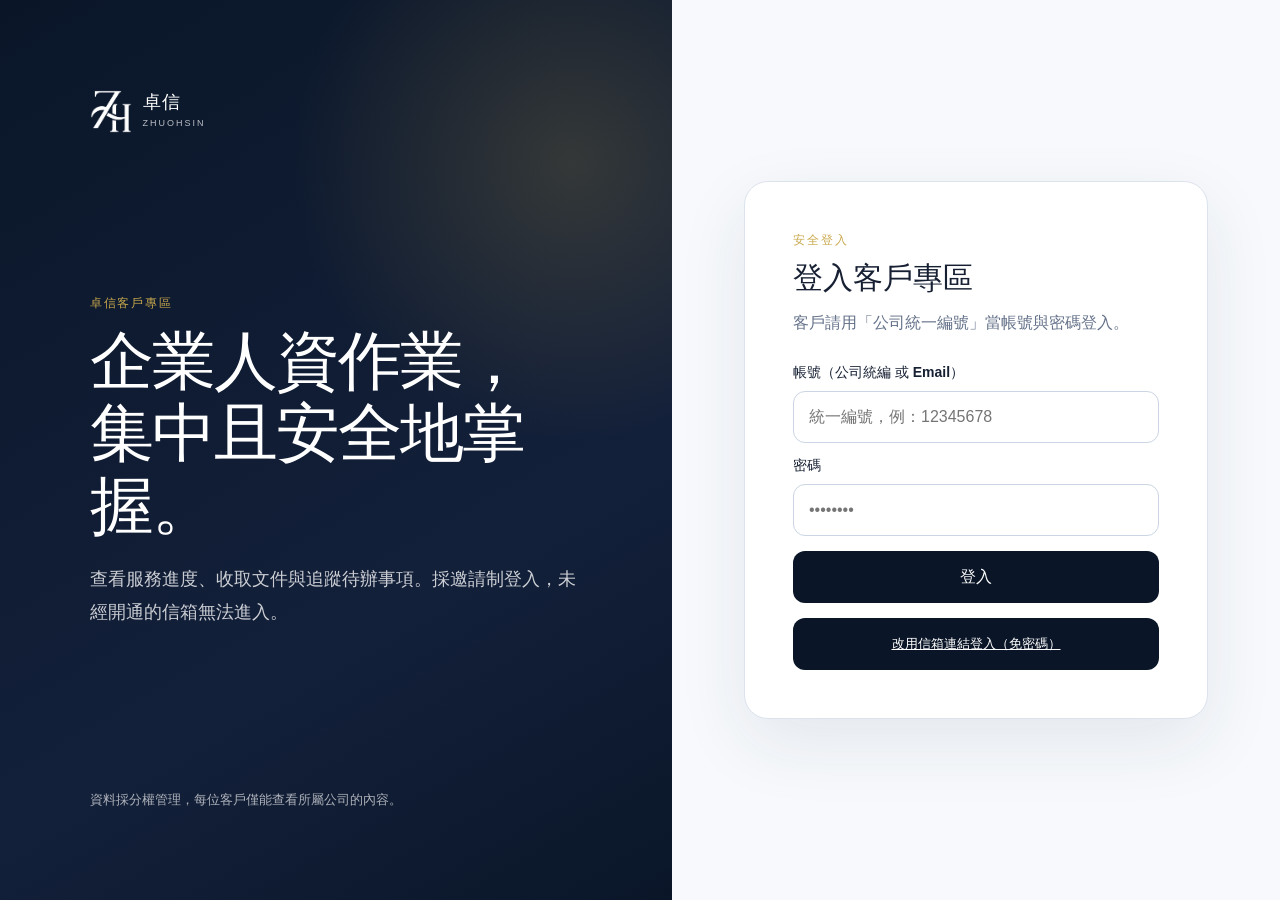
<file: index.html>
<!doctype html>
<html lang="zh-Hant">
  <head>
    <meta charset="UTF-8" />
    <meta name="viewport" content="width=device-width, initial-scale=1.0" />
    <meta name="description" content="卓信人資整合有限公司客戶專區" />
    <meta name="robots" content="noindex, nofollow" />
    <link rel="icon" type="image/png" href="/favicon.png" />
    <title>卓信客戶專區</title>
    <script type="module" crossorigin src="/assets/index-C1s0cuoc.js"></script>
    <link rel="stylesheet" crossorigin href="/assets/index-M_2NtEwz.css">
  </head>
  <body>
    <div id="root"></div>
  </body>
</html>
</file>
<file: assets/index-M_2NtEwz.css>
.pv{--gold: #C9A84C;--gold-d: #7a5f2c;--navy: #0A1628;--ink: #2b2b2b;--mut: #6b6b6b;--soft: #faf6ee;--line: #e6dcc6;--hl: #fff4d6;max-width:1080px;margin:0 auto;padding:0 24px 64px;color:var(--ink);font-family:-apple-system,PingFang TC,Noto Sans TC,Microsoft JhengHei,sans-serif;line-height:1.75}.pv-topbar{display:flex;justify-content:space-between;align-items:center;gap:16px;padding:26px 0;border-bottom:1px solid var(--line);flex-wrap:wrap}.pv-brand{display:flex;align-items:center;gap:12px}.pv-mark{width:44px;height:44px;border-radius:10px;background:#fff;padding:5px;border:1px solid #eee;display:grid;place-items:center}.pv-mark img{width:100%;height:100%;object-fit:contain}.pv-brand strong{display:block;font-size:17px;color:var(--navy);letter-spacing:.5px}.pv-brand small{display:block;font-size:10px;color:var(--gold);letter-spacing:2px}.pv-docmeta{text-align:right;display:flex;flex-direction:column;gap:2px}.pv-docmeta span{font-size:12px;color:var(--mut);letter-spacing:.5px}.pv-hero{display:grid;grid-template-columns:1.6fr 1fr;gap:32px;padding:48px 0 40px;align-items:center}.pv-eyebrow{font-size:12px;letter-spacing:3px;color:var(--gold);font-weight:600;margin-bottom:16px}.pv-client{font-size:15px;color:var(--mut);margin-bottom:8px}.pv-hero h1{font-size:40px;line-height:1.25;color:var(--navy);font-weight:800;margin-bottom:18px}.pv-lead{font-size:15px;color:#444;max-width:52ch}.pv-promise{background:var(--navy);color:#f4ecd8;border-radius:16px;padding:26px 24px}.pv-promise span{font-size:11px;letter-spacing:2px;color:var(--gold)}.pv-promise strong{display:block;font-size:18px;line-height:1.6;margin:12px 0 18px;font-weight:600}.pv-promise-points{display:flex;flex-wrap:wrap;gap:8px}.pv-promise-points span{font-size:12px;padding:5px 12px;border:1px solid rgba(244,227,184,.35);border-radius:999px;letter-spacing:1px}.pv-context{display:grid;grid-template-columns:repeat(3,1fr);gap:1px;background:var(--line);border:1px solid var(--line);border-radius:14px;overflow:hidden;margin-bottom:8px}.pv-context>div{background:var(--soft);padding:20px 22px}.pv-context span{font-size:12px;color:var(--gold);letter-spacing:1px}.pv-context strong{display:block;font-size:16px;color:var(--navy);margin:6px 0}.pv-context small{font-size:12px;color:var(--mut);line-height:1.6}.pv-block{padding:44px 0;border-bottom:1px solid var(--line)}.pv-no{font-size:12px;letter-spacing:2px;color:var(--gold);font-weight:600;margin-bottom:14px}.pv-block h2{font-size:24px;color:var(--navy);font-weight:700;margin-bottom:14px}.pv-body{font-size:15px;color:#444;max-width:68ch}.pv-scope-head{display:flex;align-items:baseline;gap:14px;flex-wrap:wrap;margin-bottom:22px}.pv-timing{font-size:12px;color:var(--gold-d);background:var(--hl);padding:4px 12px;border-radius:999px}.pv-scope-grid{display:grid;grid-template-columns:repeat(auto-fit,minmax(280px,1fr));gap:16px}.pv-scope-grid article{display:flex;gap:14px;padding:18px;border:1px solid var(--line);border-radius:12px;background:#fff}.pv-scope-grid b{font-size:20px;color:var(--gold);font-weight:700}.pv-scope-grid h3{font-size:15px;color:var(--navy);margin-bottom:4px}.pv-scope-grid p{font-size:13px;color:var(--mut)}.pv-setupbar{display:flex;align-items:center;gap:20px;flex-wrap:wrap;background:var(--soft);border:1px solid var(--line);border-radius:14px;padding:20px 24px;margin-bottom:24px}.pv-setupbar span{font-size:13px;color:var(--mut)}.pv-setupbar strong{display:block;font-size:24px;color:var(--navy);font-weight:800}.pv-setupbar p{font-size:13px;color:var(--mut);flex:1;min-width:240px}.pv-plans{display:grid;grid-template-columns:repeat(3,1fr);gap:16px}.pv-plan{position:relative;display:flex;flex-direction:column;border:1.5px solid var(--line);border-radius:16px;padding:24px 20px;background:#fff;cursor:pointer;transition:border-color .15s,box-shadow .15s,transform .15s}.pv-plan:hover{border-color:var(--gold);transform:translateY(-2px)}.pv-plan.is-rec{border-color:var(--gold)}.pv-plan.is-sel{border-color:var(--navy);box-shadow:0 8px 30px #0d1b3a24}.pv-plan input{position:absolute;opacity:0;pointer-events:none}.pv-rec-tag{position:absolute;top:-11px;left:20px;background:var(--gold);color:#fff;font-size:11px;letter-spacing:1px;padding:3px 12px;border-radius:999px}.pv-plan-name{font-size:16px;font-weight:700;color:var(--navy)}.pv-plan-fit{font-size:12px;color:var(--mut);margin-top:4px}.pv-plan-extra{font-size:11px;color:var(--gold-d);background:var(--hl);padding:4px 8px;border-radius:6px;margin-top:8px}.pv-plan-price{font-size:30px;color:var(--navy);font-weight:800;margin:14px 0 8px}.pv-plan-price small{font-size:14px;font-weight:600}.pv-plan-price em{font-size:14px;font-style:normal;color:var(--mut);font-weight:500}.pv-plan-summary{font-size:13px;color:#555;margin-bottom:14px}.pv-included{background:var(--soft);border-radius:10px;padding:12px 14px;margin-bottom:12px}.pv-included>strong{font-size:12px;color:var(--gold-d)}.pv-included-sub{margin-top:8px}.pv-included-sub>b{font-size:12px;color:var(--navy)}.pv-included-sub ul,.pv-plan-features{list-style:none;margin:6px 0 0;padding:0}.pv-included-sub li,.pv-plan-features li{padding:5px 0;border-top:1px dashed var(--line)}.pv-included-sub li b,.pv-plan-features li b{display:block;font-size:13px;color:var(--ink)}.pv-included-sub li span,.pv-plan-features li span{font-size:12px;color:var(--mut)}.pv-plan-features{margin-bottom:12px}.pv-plan-features li.is-benefit b{color:var(--gold-d)}.pv-plan-addons{margin-top:auto;padding-top:12px;border-top:1px solid var(--line)}.pv-plan-addons strong{font-size:12px;color:var(--mut);display:block;margin-bottom:6px}.pv-plan-addons span{display:block;font-size:12px;color:#555;padding:2px 0}.pv-plan-action{margin-top:16px;text-align:center;font-size:13px;font-weight:600;padding:10px;border-radius:10px;background:var(--soft);color:var(--navy)}.pv-plan.is-sel .pv-plan-action{background:var(--navy);color:#f4e3b8}.pv-tax{font-size:12px;color:var(--mut);margin-top:16px}.pv-addons{margin-top:40px}.pv-addon-grid{display:grid;grid-template-columns:repeat(auto-fit,minmax(240px,1fr));gap:14px}.pv-addon-grid article{border:1px solid var(--line);border-radius:12px;padding:16px 18px;background:#fff}.pv-addon-grid strong{display:block;font-size:14px;color:var(--navy)}.pv-addon-grid article>div span{font-size:12px;color:var(--mut)}.pv-addon-grid b{display:block;font-size:16px;color:var(--gold-d);margin-top:8px}.pv-addon-grid small{display:block;font-size:11px;color:var(--mut);margin-top:4px}.pv-addon-note{font-size:12px;color:var(--mut);margin-top:12px}.pv-value-grid{display:grid;grid-template-columns:repeat(auto-fit,minmax(240px,1fr));gap:16px}.pv-value-grid article{border-left:3px solid var(--gold);padding:6px 0 6px 16px}.pv-value-grid strong{display:block;font-size:15px;color:var(--navy);margin-bottom:6px}.pv-value-grid p{font-size:13px;color:#555}.pv-notes{list-style:none;padding:0;margin:0}.pv-notes li{font-size:13px;color:var(--mut);padding:8px 0 8px 20px;position:relative}.pv-notes li:before{content:"·";position:absolute;left:6px;color:var(--gold);font-weight:700}.pv-footer{display:flex;justify-content:space-between;align-items:center;gap:16px;padding:28px 0;flex-wrap:wrap}.pv-footer strong{display:block;font-size:14px;color:var(--navy)}.pv-footer span{font-size:12px;color:var(--gold)}.pv-footer p{font-size:12px;color:var(--mut)}@media(max-width:760px){.pv-hero{grid-template-columns:1fr}.pv-hero h1{font-size:30px}.pv-context,.pv-plans{grid-template-columns:1fr}}.shared-msg{min-height:100vh;display:grid;place-items:center;background:#f5f7fb;padding:24px}.shared-msg .spinner{width:42px;height:42px;border:4px solid #e6dcc6;border-top-color:#c9a84c;border-radius:50%;animation:spin .8s linear infinite}.shared-card{max-width:440px;text-align:center;background:#fff;border:1px solid #e6dcc6;border-radius:20px;padding:40px 32px;box-shadow:0 20px 60px #0a162814}.shared-mark{width:54px;height:54px;display:inline-grid;place-items:center;margin-bottom:16px}.shared-mark img{width:100%;height:100%;object-fit:contain}.shared-card h1{font-size:22px;color:#0a1628;margin-bottom:12px}.shared-card p{font-size:14px;color:#6b6b6b;line-height:1.8;margin-bottom:20px}.shared-home{display:inline-block;background:#0a1628;color:#fff;padding:10px 20px;border-radius:10px;text-decoration:none;font-size:14px}.pb{display:grid;grid-template-columns:380px 1fr;min-height:100vh;font-family:-apple-system,PingFang TC,Noto Sans TC,sans-serif}.pb-form{background:#0d1b3a;color:#e9e4d6;padding:22px 20px 60px;overflow-y:auto;max-height:100vh}.pb-head{display:flex;align-items:center;gap:12px;margin-bottom:20px}.pb-mark{width:40px;height:40px;border-radius:9px;background:#9a7b3f;color:#fff;display:grid;place-items:center;font-size:20px;font-weight:700}.pb-head strong{display:block;font-size:16px}.pb-head small{display:block;font-size:11px;color:#9a7b3f}.pb-form fieldset{border:1px solid rgba(154,123,63,.35);border-radius:12px;padding:14px;margin-bottom:14px}.pb-form legend{font-size:12px;color:#d9c9a3;padding:0 8px;letter-spacing:1px}.pb-form label{display:block;font-size:12px;color:#cfc8b6;margin-bottom:10px}.pb-form input,.pb-form textarea{width:100%;margin-top:4px;padding:8px 10px;border-radius:8px;border:1px solid rgba(255,255,255,.15);background:#ffffff0f;color:#fff;font-size:13px;font-family:inherit;box-sizing:border-box}.pb-form input::placeholder,.pb-form textarea::placeholder{color:#ffffff59}.pb-form input:focus,.pb-form textarea:focus{outline:none;border-color:#9a7b3f}.pb-row{display:grid;grid-template-columns:1fr 1fr;gap:10px}.pb-ctx{margin-bottom:12px}.pb-ctx b{font-size:12px;color:#9a7b3f;display:block;margin-bottom:4px}.pb-ctx input{margin-bottom:6px}.pb-plans{margin-top:6px}.pb-plans>b{font-size:12px;color:#9a7b3f;display:block;margin-bottom:8px}.pb-check{display:flex;align-items:center;gap:8px;font-size:13px;color:#e9e4d6}.pb-check input{width:auto;margin:0}.pb-hint{font-size:11px;color:#b3ab97;line-height:1.6}.pb-hint code{background:#ffffff1a;padding:1px 5px;border-radius:4px;color:#f0e6cd}.pb-export{font-family:ui-monospace,monospace;font-size:11px}.pb-preview{background:#f5f7fb;overflow-y:auto;max-height:100vh}@media(max-width:900px){.pb{grid-template-columns:1fr}.pb-form,.pb-preview{max-height:none}}.pb-mark img{width:100%;height:100%;object-fit:contain}.pb-mark{background:transparent!important}.pb-actions{margin-bottom:16px;padding:12px 14px;background:#c9a84c1f;border:1px solid rgba(201,168,76,.4);border-radius:12px}.pb-save{width:100%;background:#c9a84c;color:#0a1628;border:none;padding:11px;border-radius:9px;font-size:14px;font-weight:700;cursor:pointer}.pb-save:disabled{opacity:.6}.pb-back{display:inline-block;margin-top:10px;color:#d9c9a3;font-size:13px;text-decoration:none}.pb-savemsg{margin:10px 0 0;font-size:12.5px;color:#f0e6cd;line-height:1.6}.pb-expiry{display:block;font-size:12px;color:#d9c9a3;margin-bottom:10px}.pb-expiry input{width:70px;margin-left:8px;padding:5px 8px;border-radius:7px;border:1px solid rgba(255,255,255,.2);background:#ffffff14;color:#fff}.pb-sharebox{display:flex;gap:6px;margin-top:10px}.pb-sharebox input{flex:1;font-size:11px;padding:8px;border-radius:7px;border:1px solid rgba(201,168,76,.5);background:#ffffff14;color:#f0e6cd}.pb-sharebox button{background:#c9a84c;color:#0a1628;border:none;padding:8px 12px;border-radius:7px;font-size:12px;font-weight:700;cursor:pointer}.legal{--navy: #0A1628;--gold: #C9A84C;--ink: #23303f;--mut: #6b7684;--line: #e7e2d4;max-width:860px;margin:0 auto;padding:0 22px 72px;color:var(--ink);font-family:-apple-system,PingFang TC,Noto Sans TC,sans-serif;line-height:1.85}.legal-top{display:flex;justify-content:space-between;align-items:center;padding:22px 0;border-bottom:1px solid var(--line)}.legal-brand{display:flex;align-items:center;gap:10px;text-decoration:none}.legal-mark{width:40px;height:40px;border-radius:10px;background:#fff;padding:4px;display:grid;place-items:center;box-shadow:0 4px 14px #0a16281a}.legal-mark img{width:100%;height:100%;object-fit:contain}.legal-brand strong{display:block;color:var(--navy);font-size:16px}.legal-brand small{display:block;color:var(--gold);font-size:10px;letter-spacing:2px}.legal-back{color:var(--navy);font-size:14px;text-decoration:none}.legal-back:hover{color:var(--gold)}.legal-body{padding:40px 0}.legal-eyebrow{font-size:12px;letter-spacing:3px;color:var(--gold);font-weight:600}.legal-body h1{font-size:32px;color:var(--navy);font-weight:800;margin:10px 0 20px}.legal-disclaimer{background:#fff8e6;border:1px solid #f0e0b0;border-radius:10px;padding:12px 16px;font-size:13px;color:#7a5f2c;margin-bottom:24px}.legal-lead{font-size:15px;color:#3a4655;margin-bottom:8px}.legal-sec{padding:22px 0;border-top:1px solid var(--line)}.legal-sec h2{font-size:18px;color:var(--navy);font-weight:700;margin-bottom:10px}.legal-sec p{font-size:14.5px;margin-bottom:8px}.legal-sec ul{margin:6px 0;padding-left:20px}.legal-sec li{font-size:14.5px;padding:3px 0}.legal-sec b{color:var(--navy)}.legal-sec a{color:var(--gold);font-weight:600}.legal-footer{text-align:center;font-size:13px;color:var(--mut);padding:24px 0;border-top:1px solid var(--line)}.legal-footer a{color:var(--navy);text-decoration:none}.legal-footer a:hover{color:var(--gold)}@media(max-width:640px){.legal-body h1{font-size:26px}}:root{font-family:Inter,Noto Sans TC,PingFang TC,Microsoft JhengHei,sans-serif;color:#172033;background:#f5f7fb;font-synthesis:none;text-rendering:optimizeLegibility;--blue: #0A1628;--blue-dark: #0A1628;--blue-pale: #eef1f6;--gold: #C9A84C;--ink: #172033;--muted: #65728a;--line: #dce3ed;--white: #fff;--green: #147a55}*{box-sizing:border-box}body{margin:0;min-width:320px;min-height:100vh;background:#f5f7fb}button,input{font:inherit}button,a{-webkit-tap-highlight-color:transparent}.brand{display:inline-flex;align-items:center;gap:11px;color:inherit;text-decoration:none}.brand-mark{display:grid;place-items:center;width:42px;height:42px;border-radius:12px;background:#fff;padding:5px;box-shadow:0 8px 22px #0a16281f}.brand-mark img{width:100%;height:100%;object-fit:contain;display:block}.brand strong,.brand small{display:block}.brand strong{font-size:18px;letter-spacing:.1em}.brand small{margin-top:2px;color:#6d7890;font-size:9px;letter-spacing:.22em}.center-shell{min-height:100vh;display:grid;place-items:center;padding:24px;background:radial-gradient(circle at 18% 12%,rgba(201,168,76,.1),transparent 32%),#f5f7fb}.status-card{width:min(620px,100%);padding:clamp(28px,6vw,54px);border:1px solid var(--line);border-radius:28px;background:#fffffff0;box-shadow:0 24px 70px #1c2f4e1a}.status-card .brand{margin-bottom:44px}.status-card h1{margin:10px 0 14px;font-size:clamp(28px,5vw,42px);line-height:1.25}.status-card p{margin:0;color:var(--muted);line-height:1.8}.login-layout{min-height:100vh;display:grid;grid-template-columns:minmax(0,1.05fr) minmax(420px,.95fr)}.login-intro{display:flex;flex-direction:column;justify-content:space-between;min-height:100vh;padding:clamp(34px,7vw,90px);color:#fff;background:radial-gradient(circle at 85% 18%,rgba(201,168,76,.2),transparent 30%),linear-gradient(150deg,#0a1628,#13203a 65%,#0a1628)}.login-intro .brand{color:#fff}.login-intro .brand-mark{background:transparent;box-shadow:none;padding:0}.login-intro .brand small{color:#ffffffb8}.login-intro h1{max-width:670px;margin:13px 0 20px;font-size:clamp(40px,5vw,68px);line-height:1.14;letter-spacing:-.03em}.login-intro p{max-width:610px;margin:0;color:#ffffffc7;font-size:18px;line-height:1.8}.login-intro small{color:#ffffffa8;line-height:1.6}.login-panel{display:grid;place-items:center;padding:clamp(24px,6vw,72px);background:#f7f9fc}.login-card{width:min(470px,100%);padding:clamp(28px,5vw,48px);border:1px solid var(--line);border-radius:24px;background:#fff;box-shadow:0 24px 70px #1f335217}.login-card h2{margin:9px 0 10px;font-size:30px}.login-card>p{margin:0 0 28px;color:var(--muted);line-height:1.7}.login-card label{display:block;margin-bottom:9px;font-size:14px;font-weight:700}.login-card input{width:100%;min-height:52px;padding:0 15px;border:1px solid #cbd5e3;border-radius:12px;background:#fff;color:var(--ink);outline:none}.login-card input:focus{border-color:var(--gold);box-shadow:0 0 0 4px #c9a84c29}.login-card button{width:100%;min-height:52px;margin-top:15px;border:0;border-radius:12px;background:var(--blue);color:#fff;font-weight:800;cursor:pointer}.login-card button:disabled{opacity:.65;cursor:wait}.login-card .form-message{margin:15px 0 0;color:var(--blue-dark);font-size:14px}.eyebrow{color:var(--gold);font-size:12px;font-weight:800;letter-spacing:.16em;text-transform:uppercase}.login-intro .eyebrow{color:var(--gold)}.spinner{width:42px;height:42px;border:4px solid #dbe7f7;border-top-color:var(--blue);border-radius:50%;animation:spin .8s linear infinite}@keyframes spin{to{transform:rotate(360deg)}}.app-shell{min-height:100vh}.topbar{position:sticky;top:0;z-index:5;display:flex;align-items:center;justify-content:space-between;min-height:76px;padding:14px clamp(20px,5vw,72px);border-bottom:1px solid rgba(210,219,232,.86);background:#ffffffeb;-webkit-backdrop-filter:blur(14px);backdrop-filter:blur(14px)}.account-actions{display:flex;align-items:center;gap:16px;color:var(--muted);font-size:14px}.text-button{padding:8px 12px;border:1px solid var(--line);border-radius:9px;background:#fff;color:var(--blue-dark);cursor:pointer}.dashboard{width:min(1180px,calc(100% - 40px));margin:0 auto;padding:54px 0 72px}.welcome-row{display:flex;align-items:flex-start;justify-content:space-between;gap:24px;margin-bottom:30px}.welcome-row h1{margin:8px 0;font-size:clamp(31px,5vw,46px);letter-spacing:-.025em}.welcome-row p{margin:0;color:var(--muted)}.status-pill{flex:0 0 auto;padding:9px 14px;border-radius:999px;background:#e5f7ef;color:var(--green);font-size:13px;font-weight:800}.notice{margin-bottom:22px;padding:14px 16px;border:1px solid #f0cf8c;border-radius:12px;background:#fff8e9;color:#755319}.summary-grid{display:grid;grid-template-columns:repeat(3,1fr);gap:16px;margin-bottom:24px}.summary-grid article{padding:22px;border:1px solid var(--line);border-radius:18px;background:#fff}.summary-grid span{display:block;color:var(--muted);font-size:13px}.summary-grid strong{display:block;margin-top:8px;color:var(--blue-dark);font-size:32px}.content-grid{display:grid;grid-template-columns:1fr 1fr;gap:20px}.panel{min-height:340px;padding:25px;border:1px solid var(--line);border-radius:20px;background:#fff}.panel-heading{display:flex;justify-content:space-between;padding-bottom:19px;border-bottom:1px solid #edf1f6}.panel h2{margin:7px 0 0;font-size:23px}.empty-state{display:grid;place-items:center;min-height:220px;padding:28px;text-align:center}.empty-state strong{color:#3a465b}.empty-state p{max-width:310px;margin:9px 0 0;color:var(--muted);font-size:14px;line-height:1.6}.item-list{margin:0;padding:0;list-style:none}.item-list li{display:flex;align-items:center;justify-content:space-between;gap:16px;padding:17px 0;border-bottom:1px solid #edf1f6}.item-list li:last-child{border-bottom:0}.item-list strong,.item-list small{display:block}.item-list strong{font-size:15px}.item-list small{margin-top:6px;color:var(--muted);font-size:12px}.case-status{flex:0 0 auto;padding:6px 10px;border-radius:999px;background:var(--blue-pale);color:var(--blue-dark);font-size:12px;font-weight:800}.status-completed{background:#e5f7ef;color:var(--green)}.status-waiting_client{background:#fff3d8;color:#825d13}footer{padding:22px 20px 35px;color:#7a879b;font-size:12px;text-align:center}@media(max-width:820px){.login-layout{display:block}.login-intro{min-height:auto;gap:34px;padding:28px 22px 38px}.login-intro h1{margin-top:9px;font-size:34px}.login-intro p{font-size:15px;line-height:1.7}.login-intro>small{display:none}.login-panel{padding:18px 18px 44px}.login-card{margin-top:-30px;padding:28px 24px}.login-card h2{font-size:27px}.account-actions>span{display:none}.dashboard{width:min(100% - 28px,1180px);padding-top:36px}.welcome-row{align-items:center}.summary-grid{grid-template-columns:repeat(3,1fr);gap:8px}.summary-grid article{padding:16px 12px}.summary-grid strong{font-size:26px}.content-grid{grid-template-columns:1fr}}@media(max-width:480px){.topbar{min-height:68px;padding:12px 16px}.brand-mark{width:38px;height:38px}.brand strong{font-size:16px}.welcome-row{align-items:flex-start}.welcome-row h1{font-size:28px}.status-pill{padding:7px 10px;font-size:12px}.summary-grid span{min-height:34px;font-size:12px}.panel{min-height:310px;padding:20px}}@media(prefers-reduced-motion:reduce){*,*:before,*:after{scroll-behavior:auto!important;animation-duration:.01ms!important}}.proposal-shell{min-height:100vh;background:#f5f7fb}.proposal-bar{position:sticky;top:0;z-index:10;display:flex;justify-content:space-between;align-items:center;gap:12px;padding:12px 24px;background:#0d1b3a;color:#e9e4d6}.proposal-bar .text-button{color:#f0e6cd}.proposal-bar span{font-size:13px;color:#9a7b3f}.proposal-actions{display:flex;align-items:center;gap:12px}.role-badge{background:#0a1628;color:#c9a84c;font-size:12px;padding:3px 10px;border-radius:999px;letter-spacing:1px}.back-link{display:inline-block;margin-bottom:8px;color:#0a1628}.inline-form{display:flex;gap:10px;flex-wrap:wrap;align-items:center}.inline-form input{flex:1;min-width:180px;padding:9px 12px;border:1px solid #d9d2c2;border-radius:8px;font-size:14px}.inline-form input:focus{outline:none;border-color:#c9a84c}.inline-form button{background:#0a1628;color:#fff;border:none;padding:10px 18px;border-radius:8px;font-size:14px;cursor:pointer;white-space:nowrap}.inline-form button:disabled{opacity:.6;cursor:default}.org-grid{display:grid;grid-template-columns:repeat(auto-fill,minmax(280px,1fr));gap:12px;margin-top:4px}.org-card{display:flex;align-items:center;gap:12px;text-align:left;background:#fff;border:1px solid #e6dcc6;border-radius:12px;padding:16px 18px;cursor:pointer;transition:border-color .15s,box-shadow .15s,transform .15s;font:inherit}.org-card:hover{border-color:#c9a84c;transform:translateY(-2px);box-shadow:0 6px 20px #0a16281a}.org-card>div{flex:1}.org-card strong{display:block;color:#0a1628;font-size:15px}.org-card small{color:#8a8172;font-size:12px}.org-status{font-size:12px;color:#7a5f2c;background:#fff4d6;padding:3px 10px;border-radius:999px}.status-dot{width:10px;height:10px;border-radius:50%;background:#9aa;flex-shrink:0}.status-dot.status-active{background:#2e9e5b}.status-dot.status-paused{background:#d9a441}.status-dot.status-closed{background:#b0b0b0}.hint-note{font-size:12px;color:#8a8172;margin-top:10px}.tool-btn{display:inline-block;background:var(--blue);color:#fff;padding:12px 20px;border-radius:10px;font-weight:700;text-decoration:none;font-size:14px}.tool-btn:hover{background:var(--gold);color:var(--blue)}.login-switch{width:100%;margin-top:12px;background:none;border:none;color:var(--gold);font-size:13px;cursor:pointer;text-decoration:underline}.login-card label[for=password]{margin-top:14px}.tool-row{display:flex;gap:10px;flex-wrap:wrap}.asset-add{margin-top:18px;padding-top:16px;border-top:1px solid #edf1f6}.asset-add .eyebrow{display:block;margin-bottom:8px}.inline-form select{padding:9px 12px;border:1px solid #d9d2c2;border-radius:8px;font-size:14px;background:#fff}.onboard-list{list-style:none;margin:0;padding:0;display:flex;flex-direction:column;gap:8px}.onboard-row{border:1px solid #e6dcc6;border-radius:12px;overflow:hidden;background:#fff}.onboard-row.is-open{border-color:#c9a84c;box-shadow:0 6px 20px #0a162814}.onboard-head{width:100%;display:grid;grid-template-columns:minmax(140px,1.4fr) minmax(120px,1.2fr) auto auto 22px;align-items:center;gap:12px;padding:14px 16px;background:none;border:none;font:inherit;cursor:pointer;text-align:left}.onboard-head:hover{background:var(--blue-pale)}.onboard-name strong{display:block;color:var(--blue);font-size:15px}.onboard-name small{color:#8a8172;font-size:12px}.onboard-meta{color:#4a4a4a;font-size:13px}.onboard-date{color:#8a8172;font-size:12px;white-space:nowrap}.onboard-caret{color:#b8a878;font-size:11px;text-align:center}.onboard-detail{padding:4px 16px 18px;border-top:1px solid #edf1f6}.onboard-grid{display:grid;grid-template-columns:repeat(auto-fill,minmax(200px,1fr));gap:12px 20px;margin:14px 0}.onboard-field{display:flex;flex-direction:column;gap:2px}.onboard-field.wide{grid-column:1 / -1}.onboard-field span{font-size:11px;color:#8a8172;letter-spacing:.5px}.onboard-field strong{font-size:14px;color:var(--blue);font-weight:600;word-break:break-all}.onboard-actions{margin:6px 0 14px}.onboard-files{display:flex;flex-direction:column;gap:8px;padding-top:12px;border-top:1px dashed #e6dcc6}.onboard-files .eyebrow{display:block}.file-chips{display:flex;flex-wrap:wrap;gap:8px}.file-chip{background:var(--blue-pale);color:var(--blue);border:1px solid #d9e0ea;border-radius:999px;padding:7px 14px;font-size:13px;cursor:pointer;font:inherit}.file-chip:hover{background:var(--gold);color:var(--blue);border-color:var(--gold)}.file-chip:disabled{opacity:.5;cursor:default}@media(max-width:640px){.onboard-head{grid-template-columns:1fr auto;grid-auto-rows:auto}.onboard-meta,.onboard-date{grid-column:1 / -1}}
</file>
